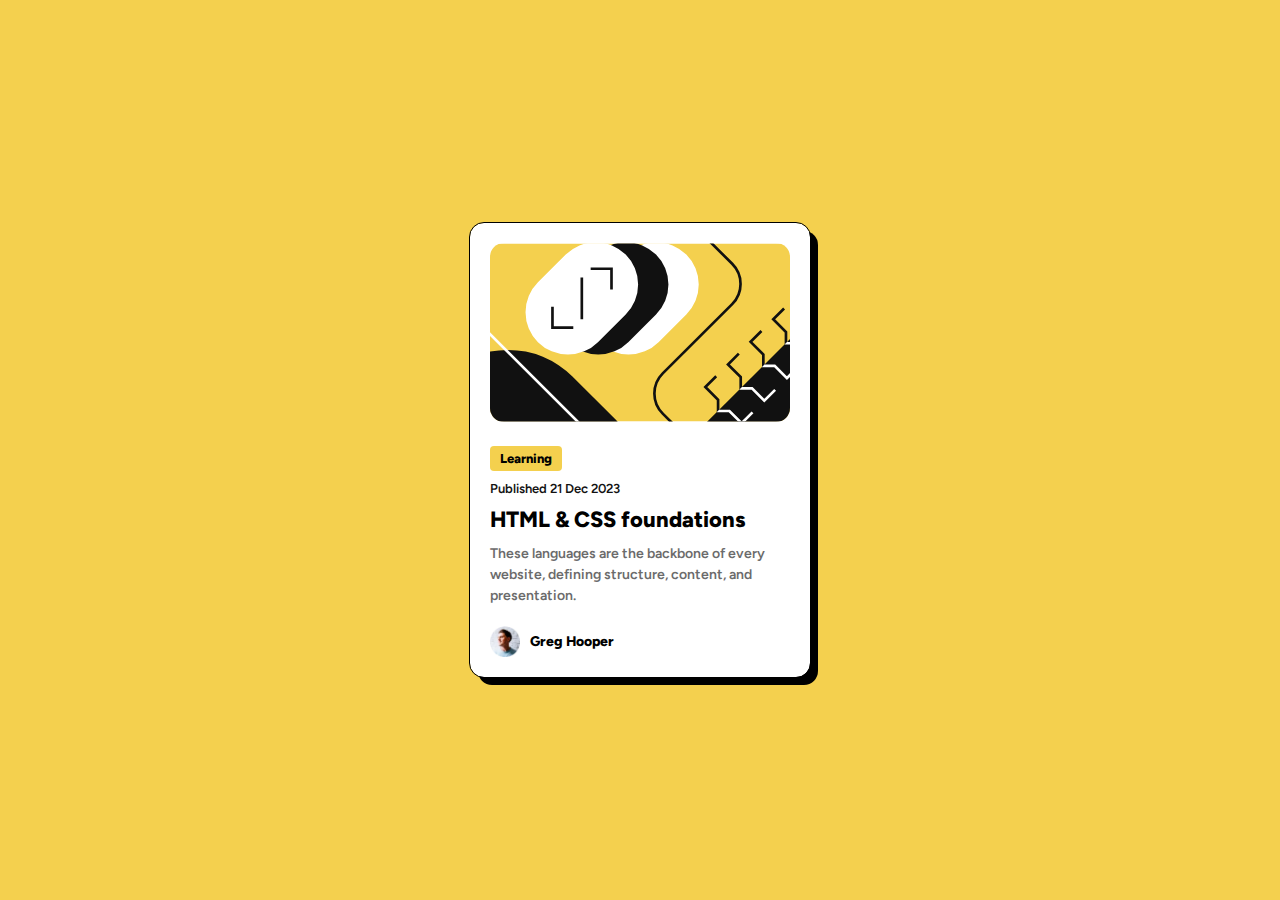
<file: 01_Blog Preview Card/index.html>
<!DOCTYPE html>
<html lang="en">

<head>
    <meta charset="UTF-8">
    <meta name="viewport" content="width=device-width, initial-scale=1.0">
    <title>Blog Preview Card - Frontend Mentor (By HeyCoderJi)</title>

    <!-- css file link  -->
    <link rel="stylesheet" href="style.css">
    
    <!-- google fonts link  -->
    <link rel="preconnect" href="https://fonts.googleapis.com">
    <link rel="preconnect" href="https://fonts.gstatic.com" crossorigin>
    <link href="https://fonts.googleapis.com/css2?family=Figtree:ital,wght@0,300..900;1,300..900&display=swap"
        rel="stylesheet">


</head>

<body>
    <div class="card">

        <img src="./illustration-article.svg" alt="blog preview card image" class="main-image">

        <div class="tag">
            <span>Learning</span>
        </div>

        <p class="published-date">Published 21 Dec 2023</p>
        <h1>HTML & CSS foundations</h1>
        <p class="para-gray">These languages are the backbone of every website, defining structure, content, and presentation.</p>

        <div class="avatar-part">
            <img src="./image-avatar.webp" alt="" class="avatar-image">
            <span class="avatar-name">Greg Hooper</span>
        </div>

    </div>
</body>

</html>
</file>
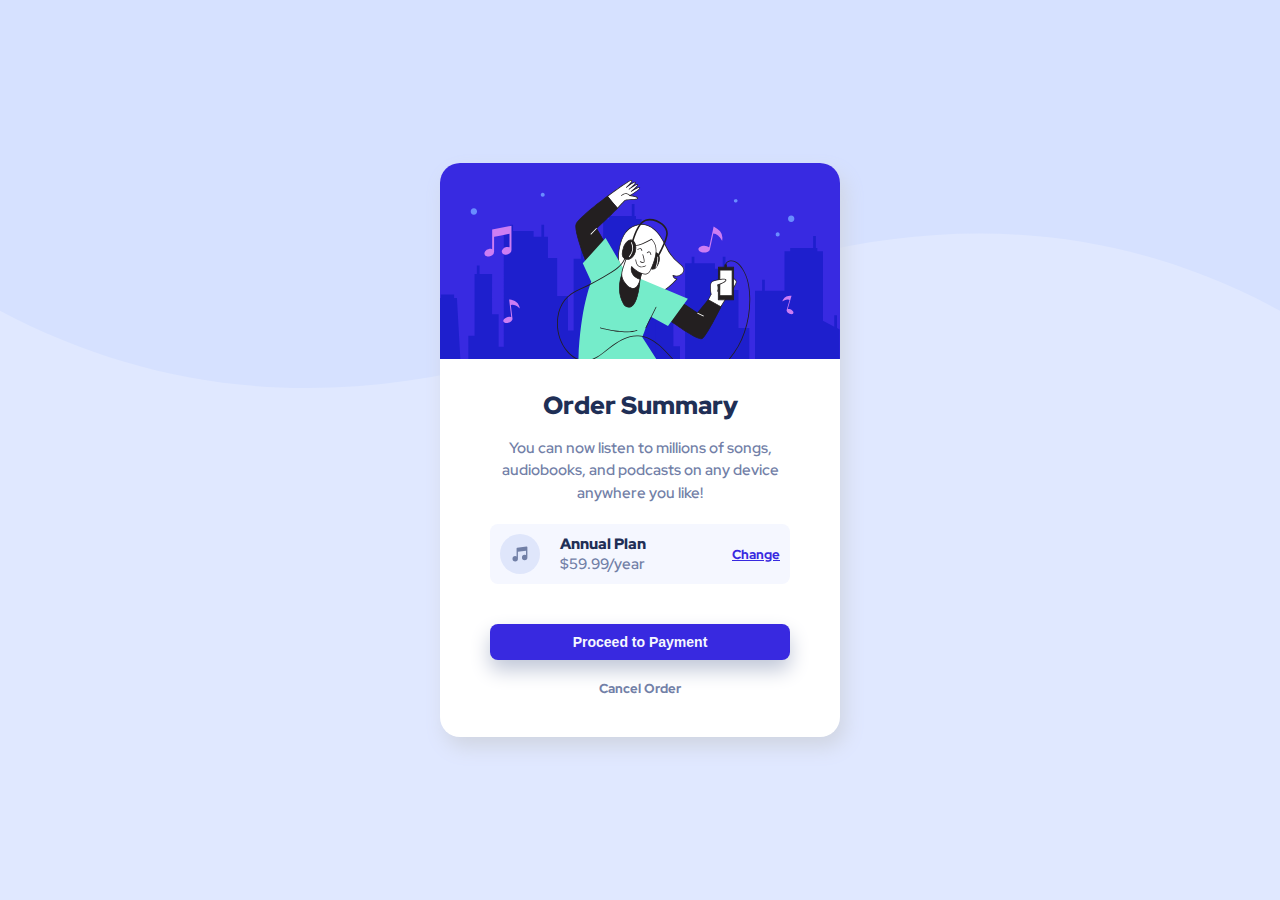
<file: 02_Order summary component/index.html>
<!DOCTYPE html>
<html lang="en">

<head>
    <meta charset="UTF-8">
    <meta name="viewport" content="width=device-width, initial-scale=1.0">
    <title>Order summary component - Frontend Mentor (By HeyCoderJi)</title>
    <link rel="stylesheet" href="style.css">

    <link rel="preconnect" href="https://fonts.googleapis.com">
    <link rel="preconnect" href="https://fonts.gstatic.com" crossorigin>
    <link href="https://fonts.googleapis.com/css2?family=Red+Hat+Display:ital,wght@0,300..900;1,300..900&display=swap"
        rel="stylesheet">
</head>

<body>
    <div class="card">
        <img src="./illustration-hero.svg" alt="order summary component main hero image">

        <div class="content-part">
            <h1>Order Summary</h1>
            <p class="primary-para">
                You can now listen to millions of songs, audiobooks, and podcasts on any
                device anywhere you like!
            </p>

            <div class="plan-info">

                <div class="plan-info-right-part">
                    <img src="./icon-music.svg" alt="icon music">
                    <div class="price">
                        <p class="price-para">Annual Plan</p>
                        <p>$59.99/year</p>
                    </div>
                </div>

                <a href="">Change</a>
            </div>

            <button>Proceed to Payment</button>
            <p class="cancel-order-para">Cancel Order</p>

        </div>

    </div>
</body>

</html>
</file>
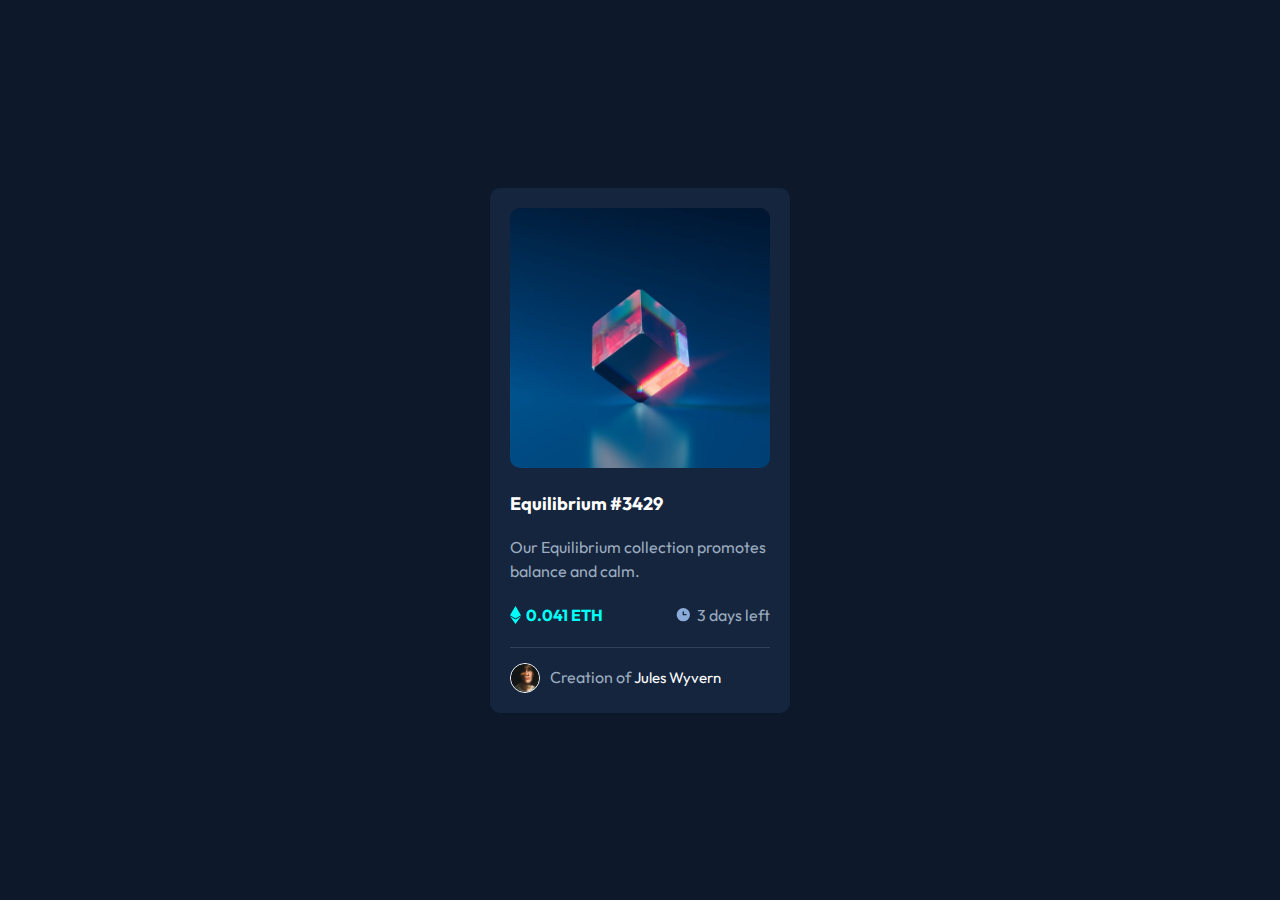
<file: 03_NFT preview card component/index.html>
<!DOCTYPE html>
<html lang="en">

<head>
    <meta charset="UTF-8">
    <meta name="viewport" content="width=device-width, initial-scale=1.0">
    <title>NFT Preview Card Component - Frontend Mentor (HeyCoderJi)</title>
    <link rel="stylesheet" href="style.css">

    <link rel="preconnect" href="https://fonts.googleapis.com">
    <link rel="preconnect" href="https://fonts.gstatic.com" crossorigin>
    <link href="https://fonts.googleapis.com/css2?family=Outfit:wght@100..900&display=swap" rel="stylesheet">


</head>

<body>
    <div class="card">
        <img src="./image-equilibrium.jpg" alt="nft preview card image" class="primary-image">
        <h1> Equilibrium #3429</h1>
        <p class="primary-para"> Our Equilibrium collection promotes balance and calm.</p>

        <div class="flex">
            <div class="flex-item">
                <img src="./icon-ethereum.svg" alt="">
                <p class="cyan-para"> 0.041 ETH</p>
            </div>
            <div class="flex-item">
                <img src="./icon-clock.svg" alt="">
                <p class="primary-para">3 days left</p>
            </div>
        </div>

         <div class="divider"></div>

         <div class="profile">
            <img src="./image-avatar.png" class="profile-image" alt="">
            <p class="primary-para">Creation of <span>Jules Wyvern</span> </p>
         </div>
    </div>
</body>

</html>
</file>
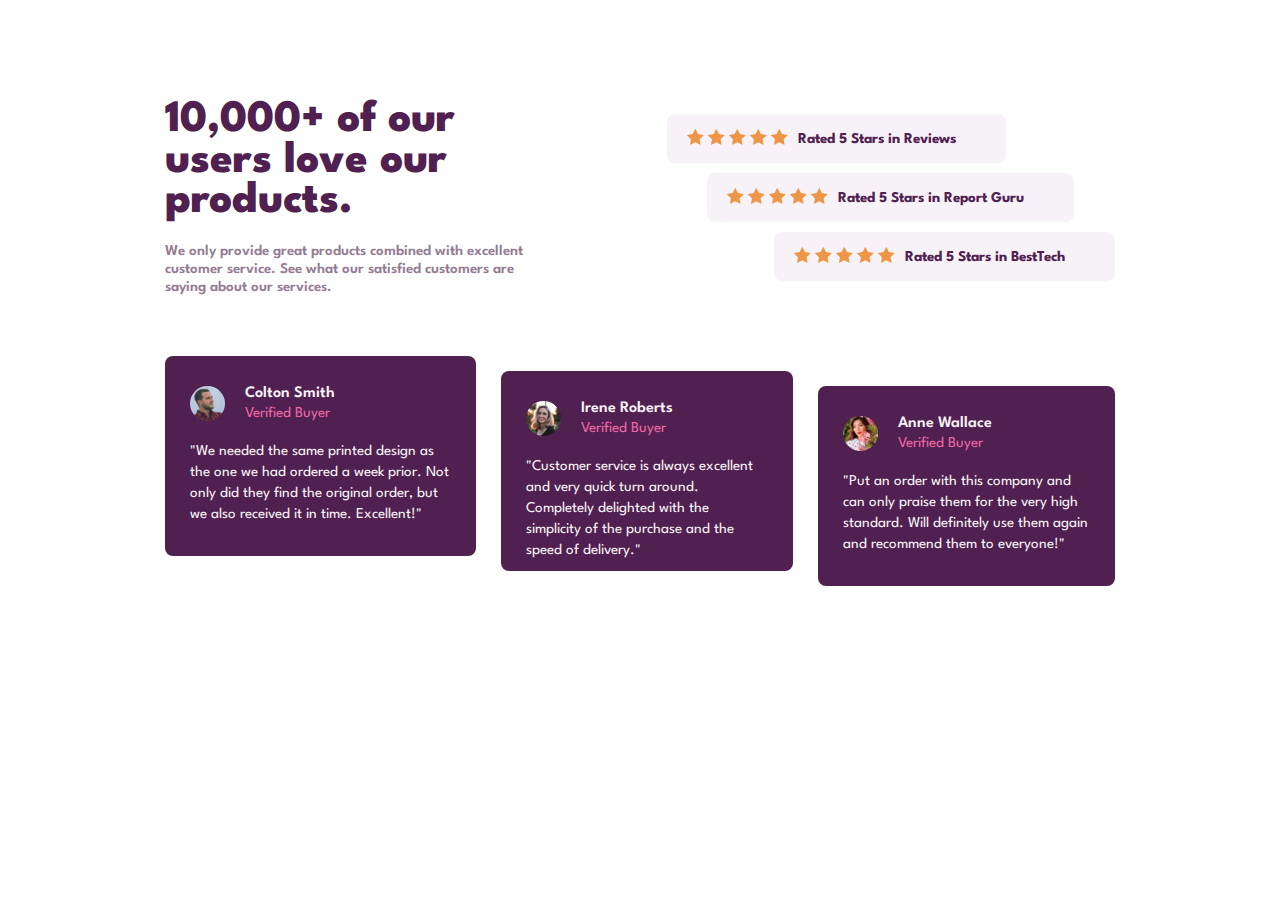
<file: 05-Social-proof-section/index.html>
<!DOCTYPE html>
<html lang="en">

<head>
    <meta charset="UTF-8">
    <meta name="viewport" content="width=device-width, initial-scale=1.0">
    <title>Social Proof Section - Frontend Mentor (By HeyCoderJi)</title>
    <link rel="stylesheet" href="style.css">

    <!-- google fonts link  -->
    <link rel="preconnect" href="https://fonts.googleapis.com">
    <link rel="preconnect" href="https://fonts.gstatic.com" crossorigin>
    <link href="https://fonts.googleapis.com/css2?family=League+Spartan:wght@100..900&display=swap" rel="stylesheet">
</head>

<body>

    <div class="container">

        <div class="header">

            <div class="text-part">
                <div class="text-inner-part">
                    <h1>10,000+ of our users love our products.</h1>
                    <p>
                        We only provide great products combined with excellent customer service.
                        See what our satisfied customers are saying about our services.
                    </p>
                </div>
            </div>

            <div class="rating-part">

                <div class="rating-card" id="first-rating-card">
                    <div class="star">
                        <img src="./icon-star.svg" alt="">
                        <img src="./icon-star.svg" alt="">
                        <img src="./icon-star.svg" alt="">
                        <img src="./icon-star.svg" alt="">
                        <img src="./icon-star.svg" alt="">
                    </div>
                    <p>Rated 5 Stars in Reviews</p>
                </div>

                <div class="rating-card" id="second-rating-card">
                    <div class="star">
                        <img src="./icon-star.svg" alt="">
                        <img src="./icon-star.svg" alt="">
                        <img src="./icon-star.svg" alt="">
                        <img src="./icon-star.svg" alt="">
                        <img src="./icon-star.svg" alt="">
                    </div>
                    <p>Rated 5 Stars in Report Guru</p>
                </div>

                <div class="rating-card" id="third-rating-card">
                    <div class="star">
                        <img src="./icon-star.svg" alt="">
                        <img src="./icon-star.svg" alt="">
                        <img src="./icon-star.svg" alt="">
                        <img src="./icon-star.svg" alt="">
                        <img src="./icon-star.svg" alt="">
                    </div>
                    <p>Rated 5 Stars in BestTech</p>
                </div>
                
            </div>

        </div>


        <div class="cards">

            <div class="review-card">
                <div class="profile">
                    <img src="./image-colton.jpg" alt="">
                    <div class="profile-name">
                        <p> Colton Smith </p>
                        <p>Verified Buyer</p>
                    </div>
                </div>
                <p>
                    "We needed the same printed design as the one we had ordered a week prior.
                    Not only did they find the original order, but we also received it in time.
                    Excellent!"
                </p>
            </div>

            <div class="review-card">
                <div class="profile">
                    <img src="./image-irene.jpg" alt="">
                    <div class="profile-name">
                        <p> Irene Roberts </p>
                        <p>Verified Buyer</p>
                    </div>
                </div>
                <p>
                    "Customer service is always excellent and very quick turn around. Completely
                    delighted with the simplicity of the purchase and the speed of delivery."
                </p>
            </div>

            <div class="review-card">
                <div class="profile">
                    <img src="./image-anne.jpg" alt="">
                    <div class="profile-name">
                        <p> Anne Wallace </p>
                        <p>Verified Buyer</p>
                    </div>
                </div>
                <p>
                    "Put an order with this company and can only praise them for the very high
                    standard. Will definitely use them again and recommend them to everyone!"
                </p>
            </div>

        </div>





    </div>

</body>

</html>
</file>
<file: 01_Blog Preview Card/style.css>
* {
    margin: 0;
    padding: 0;
    box-sizing: border-box;
}

body {
    display: flex;
    align-items: center;
    justify-content: center;
    min-height: 100vh;
    background-color: hsl(47, 88%, 63%);
    font-family: "Figtree", sans-serif;
    padding-inline: 10px;
}

.card {
    max-width: 340px;
    background-color: white;
    padding: 20px;
    outline: 1px solid black;
    border-radius: 14px;
    box-shadow: 8px 8px 0 black;
}

img {
    max-width: 100%;
}

.main-image {
    border-radius: 14px;
}

.tag span {
    display: inline-block;
    background-color: hsl(47, 88%, 63%);
    padding: 5px 10px;
    font-weight: 800;
    font-size: 13px;
    margin-top: 20px;
    margin-bottom: 10px;
    border-radius: 4px;
}

.published-date {
    color: hsl(0, 0%, 7%);
    font-size: 13px;
    font-weight: 600;
}

h1 {
    font-size: 22px;
    font-weight: 800;
    padding: 10px 0;
}

h1:hover{
    color: hsl(47, 88%, 63%);
    cursor: pointer;
}

.para-gray {
    color: hsl(0, 0%, 42%);
    font-size: 14px;
    font-weight: 600;
    line-height: 1.5;
}

.avatar-part {
    display: flex;
    align-items: center;
    gap: 10px;
    margin-top: 20px;
}

.avatar-image {
    width: 30px;
}

.avatar-name {
    font-size: 14px;
    font-weight: 800;
}
</file>
<file: 02_Order summary component/style.css>
* {
    margin: 0;
    padding: 0;
    box-sizing: border-box;
}


body {
    display: flex;
    justify-content: center;
    align-items: center;
    min-height: 100vh;
    background-color: hsl(225, 100%, 94%);
    font-family: "Red Hat Display", sans-serif;
    padding-inline: 10px;

   background-image: url(./pattern-background-desktop.svg);
    background-size: contain;
    background-position: top;
    background-repeat: no-repeat;
}

.card {
    max-width: 400px;
    background-color: white;
    display: flex;
    flex-direction: column;
    align-items: center;
    gap: 20px;
    border-radius: 20px;
    overflow: hidden;
    box-shadow: 5px 10px 20px hsl(224, 23%, 85%);
}

img {
    max-width: 100%;
}

h1 {
    font-size: 25px;
    font-weight: 900;
    padding-bottom: 15px;
    color: hsl(223, 47%, 23%);
}

.primary-para {
    color: hsl(224, 23%, 55%);
    font-weight: 600;
    font-size: 15px;
    text-align: center;
    line-height: 1.5;
}

.content-part {
    margin-block: 10px;
    display: flex;
    flex-direction: column;
    align-items: center;
    max-width: 75%;
}

.plan-info {
    width: 100%;
    display: flex;
    justify-content: space-between;
    align-items: center;
    margin-block: 20px;
    background-color: hsl(225, 100%, 98%); ;
    padding-block: 10px;
    padding-inline: 10px;
    border-radius: 8px;
}

.plan-info-right-part {
    display: flex;
    gap: 20px;
}

.price-para {
    font-weight: 900;
    color: hsl(223, 47%, 23%);
    font-size: 15px;
}


.price-para+p {
    color: hsl(224, 23%, 55%);
    font-weight: 600;
    font-size: 15px;
}

.plan-info a{
    color: hsl(245, 75%, 52%);
    font-weight: 800;
    font-size: 13px;
}

.plan-info img{
   width: 40px;
}

button{
    width: 100%;
    padding-block: 10px;
    font-size: 14px;
    font-weight: 800;
    background-color: hsl(245, 75%, 52%);
    border: none;
    border-radius: 8px;
    color: hsl(225, 100%, 98%);
    margin-block: 20px;
    box-shadow: 0 10px 20px hsl(224, 23%, 80%)
}

button:hover{
    background-color: hsl(245, 75%, 62%);
    cursor: pointer;
}

.cancel-order-para{
    color: hsl(224, 23%, 55%);
    font-size: 13px;
    font-weight: 800;
    padding-bottom: 30px;
}
</file>
<file: 03_NFT preview card component/style.css>
*{
    margin: 0;
    padding: 0;
    box-sizing: border-box;
}

body{
    display: flex;
    align-items: center;
    justify-content: center;
    min-height: 100vh;
    background-color: hsl(217, 54%, 11%);
    font-family: "Outfit", sans-serif;
}

.card{
    max-width: 300px;
    background-color: hsl(216, 50%, 16%);
    padding: 20px;
    border-radius: 10px;
}

img{
    max-width: 100%;
}

.primary-image{
    border-radius: 10px;
}

h1{
    color: hsl(0, 0%, 100%);
    font-size: 18px;
    padding-block: 20px;
    font-weight: 700;
}

.primary-para{
    color: hsl(215, 21%, 68%);
    line-height: 1.5;
}

.flex{
    display: flex;
    justify-content: space-between;
    align-items: center;
    margin-block: 20px;
}

.flex-item{
    display: flex;
    align-items: center;
    gap: 5px;
}

.cyan-para{
    color: hsl(178, 100%, 50%);
    font-weight: 700;
}

.divider{
    width: 100%;
    height: 1px;
    background-color:  hsl(215, 32%, 27%);
}

.profile{
    display: flex;
    align-items: center;
    gap: 10px;
    padding-top: 15px;
}

.profile-image{
    max-width: 30px;
    border: 1px solid white;
    border-radius: 50%;
}

.profile span{
    color: hsl(0, 0%, 100%);
    font-size: 15px;
}

.small-para{
    font-size: 14px;
}
</file>
<file: 05-Social-proof-section/style.css>
* {
  margin: 0;
  padding: 0;
  box-sizing: border-box;
}

body {
  font-family: "League Spartan", sans-serif;
  font-size: 16px;
}

.container {
  margin-block: 100px;
  margin-inline: 20px;

  display: flex;
  flex-direction: column;
  gap: 60px;
}

.header {
  display: flex;
  flex-direction: column;
  gap: 20px;
  text-align: center;
}

h1 {
  font-size: 45px;
  color: hsl(300, 43%, 22%);
  font-weight: 800;
  padding-bottom: 20px;
  line-height: .9;
}

.text-part p {
  line-height: 1.2;
  color: hsl(303, 10%, 53%);
  font-weight: 600;
}

.rating-part {
  display: flex;
  flex-direction: column;
  justify-content: center;
  gap: 10px;
}

.rating-card {
  background-color: hsl(300, 24%, 96%);
  display: flex;
  flex-direction: column;
  gap: 10px;
  align-items: center;
  padding-block: 15px;

  border-radius: 8px;
}

.rating-card p {
  color: hsl(300, 43%, 22%);
  font-weight: 700;
}


.cards {
  display: flex;
  flex-direction: column;
  gap: 25px;
}

.review-card {
  background-color: hsl(300, 43%, 22%);
  color: hsl(300, 24%, 96%);
  padding: 30px 25px;
  border-radius: 8px;

  display: flex;
  flex-direction: column;
  gap: 20px;
}

.review-card img {
  width: 35px;
  border-radius: 50%;
}


.profile {
  display: flex;
  align-items: center;
  gap: 20px;
}

.profile-name {
  display: flex;
  flex-direction: column;
  gap: 5px;
}

.profile-name p:nth-of-type(1) {
  font-size: 16px;
  font-weight: 600;
}


.profile-name p:nth-of-type(2) {
  color: hsl(333, 80%, 67%);
}

.profile+p {
  line-height: 1.4;
}

@media (min-width: 880px) {

  body {
    font-size: 15px;
    padding-inline: 10px;
  }

  .container {
    max-width: 950px;
    margin-inline: auto;
  }


  .header {
    display: flex;
    flex-direction: row;
    text-align: start;
  }

  .text-part p {
    width: 42ch;
  }


  .text-part,
  .rating-part {
    flex-grow: 1;
  }


  .text-inner-part {
    width: 400px;
  }

  .rating-card {
    flex-direction: row;
    padding: 15px 50px 15px 20px;
  }

  .cards {
    flex-direction: row;
    height: 230px;
  }

  .review-card {
    height: 200px;
  }


  #first-rating-card,
  .cards> :nth-child(1) {
    align-self: start;
  }

  #second-rating-card,
  .cards> :nth-child(2) {
    align-self: center;
  }

  #third-rating-card,
  .cards> :nth-child(3) {
    align-self: end;
  }
}
</file>
